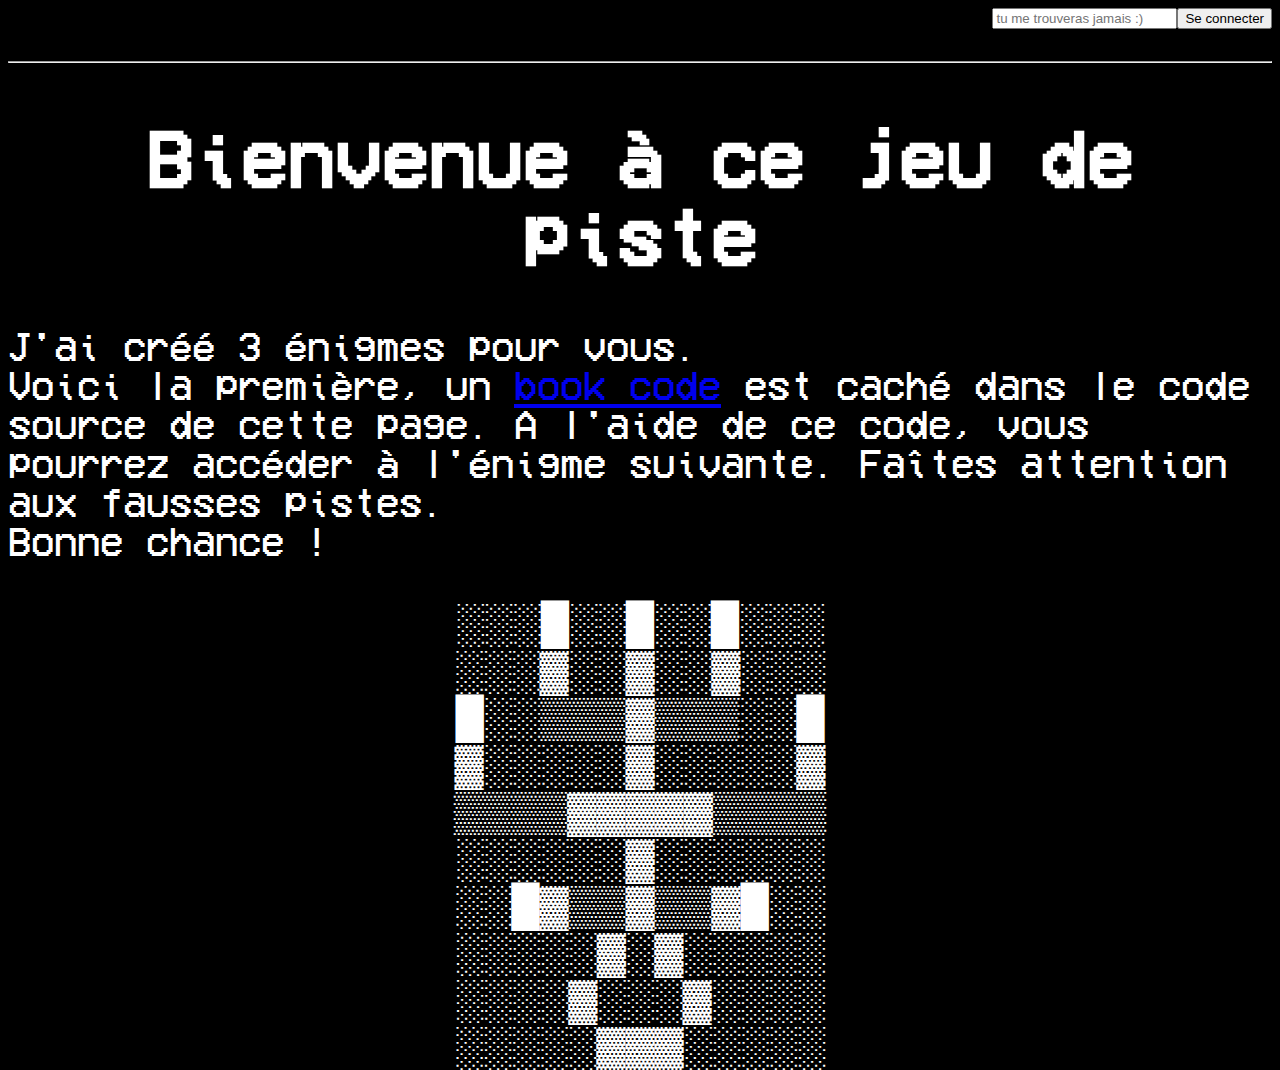
<file: index.html>
<!DOCTYPE html>
<html>

<head>
  <meta charset="utf-8">
  <meta name="viewport" content="width=device-width">
  <title>Ouverture</title>
  <link href="style.css" rel="stylesheet" type="text/css" />
  <script src="script.js"></script>
    
</head>

<body>
  <nav>
    <input type="password" id="passwordInput" placeholder="tu me trouveras jamais :)">
    <button onclick="checkPassword()">Se connecter</button>
  </nav>
  
  <div id="content">
    <p4>‎ </p4>
  </div>

  <hr>

  <h1 class='h'>Bienvenue à ce jeu de piste</h1>

  <p>J'ai créé 3 énigmes pour vous.<br> Voici la première, un 
    <a href='https://wikipedia.org/wiki/Book_cipher'>book code</a> est caché dans le code source de cette page. A l'aide de ce code, vous pourrez accéder à l'énigme suivante. Faîtes attention aux fausses pistes.<br> Bonne chance !</p>

  <!--Matthieu 24:35:2-->
<p class='h'>
░░░█░░█░░█░░░<br>
░░░▓░░▓░░▓░░░<br>
█░░▒▒▒▓▒▒▒░░█<br>
▓░░░░░▓░░░░░▓<br>
▒▒▒▒▓▓▓▓▓▒▒▒▒<br>
░░░░░░▓░░░░░░<br>
░░█▓▒▒▓▒▒▓█░░<br>
░░░░░▓░▓░░░░░<br>
░░░░▓░░░▓░░░░<br>
░░░░░▓▓▓░░░░░<br>
</p>
</body>

</html>
</file>
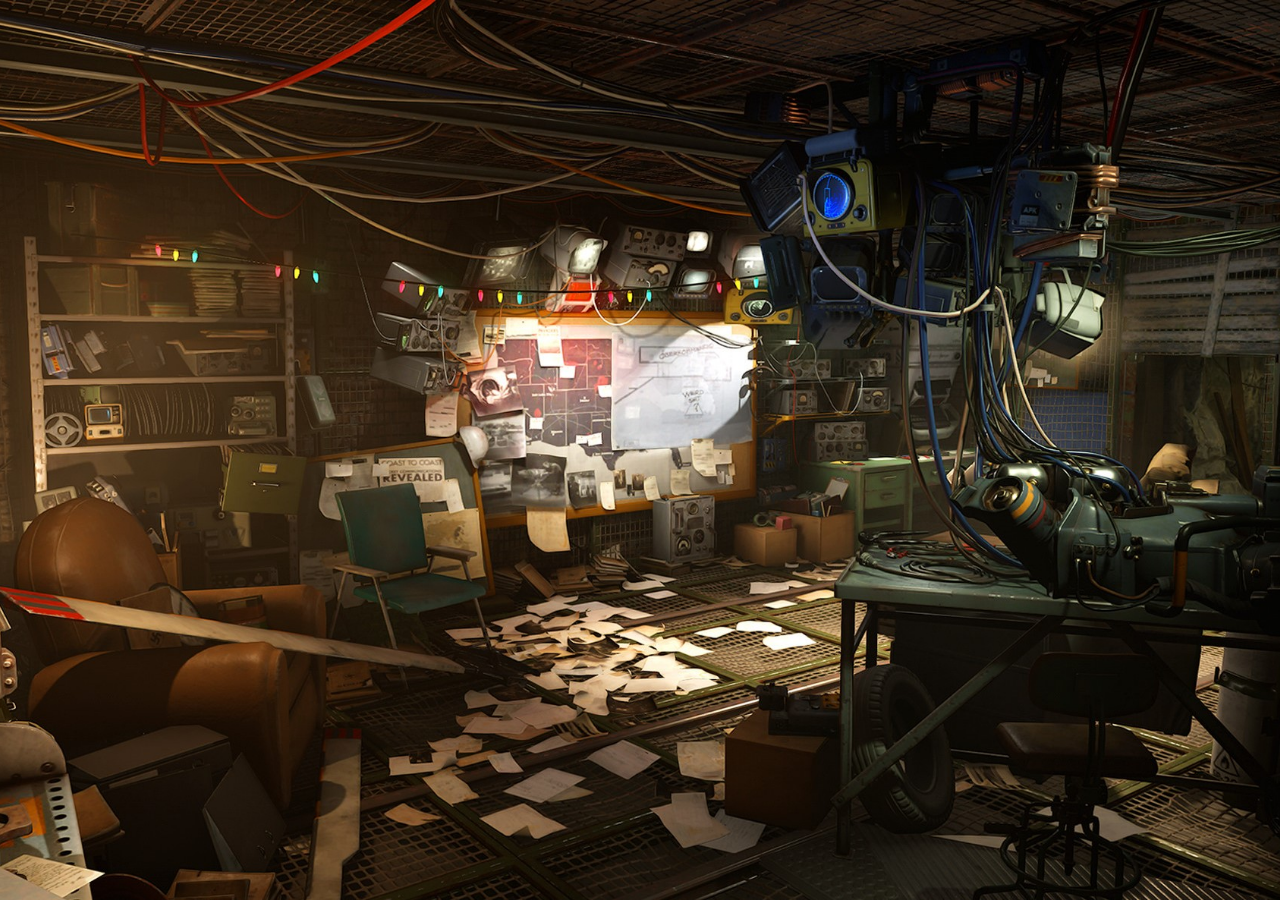
<file: cake.html>
<!DOCTYPE html>
<html>

<head>
  <meta charset="utf-8">
  <meta name="viewport" content="width=device-width, initial-scale=1.0"> 
  <title>Cake</title>
  <link rel="stylesheet" type="text/css" href="style1.css">
  <script src="https://ajax.googleapis.com/ajax/libs/jquery/3.7.1/jquery.min.js"></script>
  <script src="script2.js"></script>

</head>

<body>

<span id='span1' onclick='changeBackgroundImage()'></span>
<abbr title="c'est de là où provient la musique"><span id='radio'></span></abbr>
<abbr title="des... livres ?" onclick="src()"><span id='sources'></span></abbr>
<abbr title="où mène ce passage ?"><span id='couloir' onclick='couloir()'></span></abbr>
<abbr title="des radars ?"><span id='radar'></span></abbr>

<audio controls autoplay loop style="display:none;" id='minos'>
    <source src="Sourire dAvril - Maurice Depret.mp3" type="audio/mpeg" >
</audio>
  
</body>

</html>
</file>
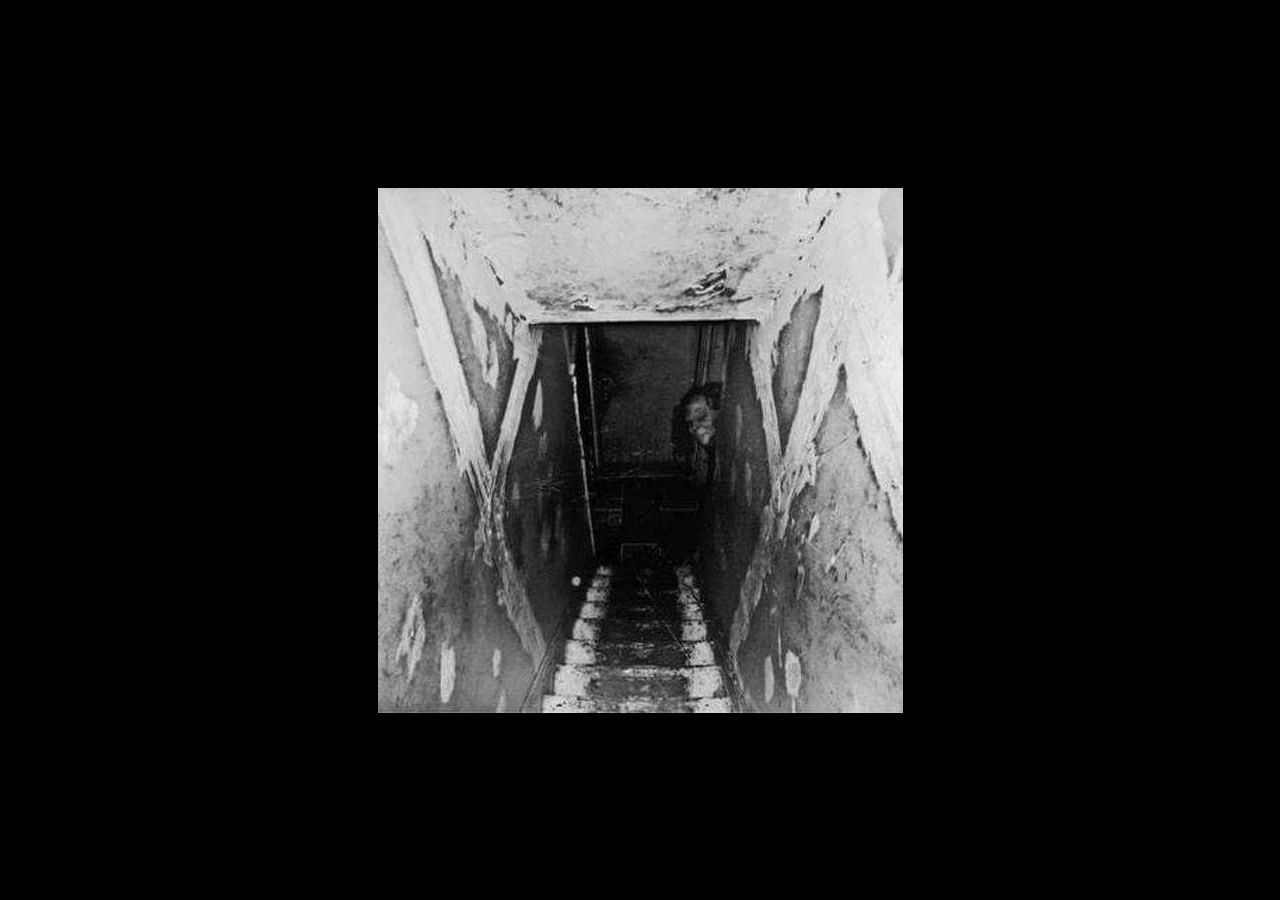
<file: creepy.html>
<!DOCTYPE html>
<html>

<head>
  <meta charset="utf-8">
  <meta name="viewport" content="width=device-width, initial-scale=1.0"> 
  <title></title>
  <link rel="stylesheet" type="text/css" href="style.css">
  <script src="https://ajax.googleapis.com/ajax/libs/jquery/3.7.1/jquery.min.js"></script>
  <script>
    $(document).ready(function() {
      var audio = new Audio('cave.mp3');
      audio.play();
      setTimeout(function() {
        window.location.pathname = 'cake.html';
        }, 3000);
    });
  </script>

  <style>
    html, body {
      margin: 0;
      padding: 0;
      height: 100%;
    }

    body {
      background-image: url('creepy.png');
      background-position: center;
      background-repeat: no-repeat;
      
      /* Optional: To center the image vertically and horizontally */
      display: flex;
      justify-content: center;
      align-items: center;
    }
  </style>
</head>

<body>

</body>

</html>
</file>
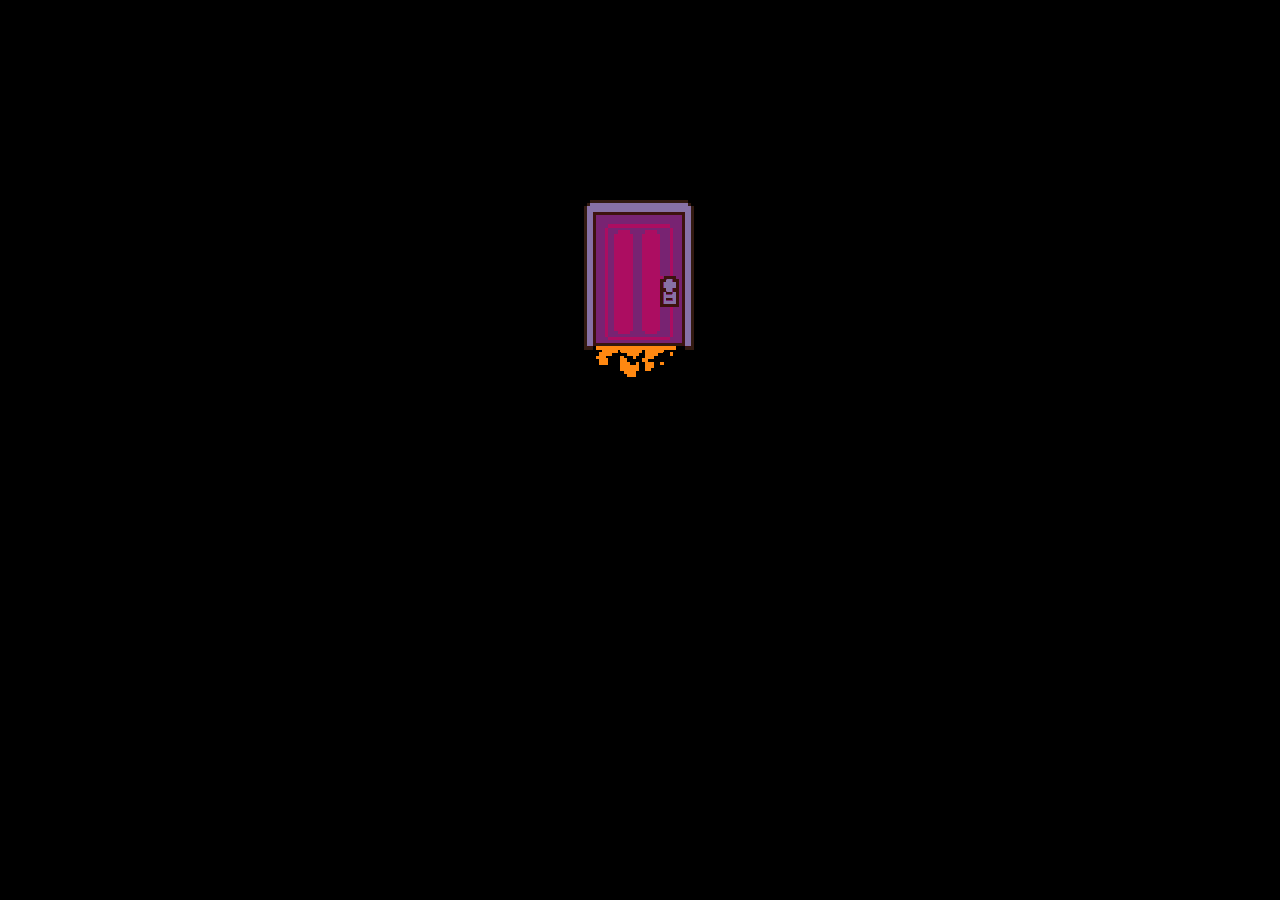
<file: final.html>
<!DOCTYPE html>
<html>

<head>
  <meta charset="utf-8">
  <meta name="viewport" content="width=device-width, initial-scale=1.0"> 
  <title>Finale</title>
  <link rel="stylesheet" type="text/css" href="style.css">
  <script src="https://ajax.googleapis.com/ajax/libs/jquery/3.7.1/jquery.min.js"></script>
  <script src="script1.js"></script>
  
</head>

<body>
<div>
<img id='test' src='close.gif'/>
</div>
</body>

</html>
</file>
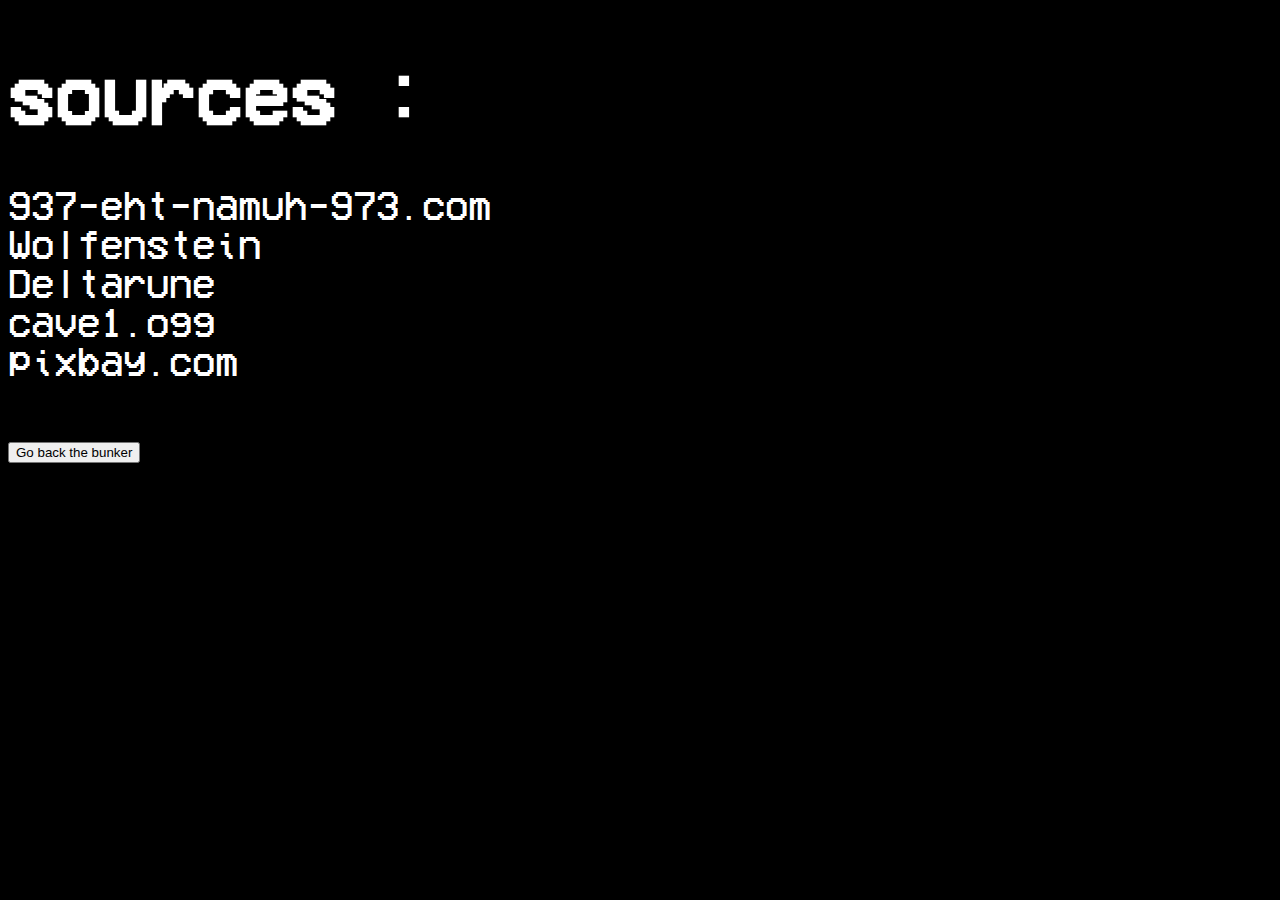
<file: sources.html>
<!DOCTYPE html>
<html>

<head>
  <meta charset="utf-8">
  <meta name="viewport" content="width=device-width">
  <title>Sources</title>
  <link href="style.css" rel="stylesheet" type="text/css" />

</head>

<body>

<h1>sources : </h1>

<p>937-eht-namuh-973.com<br>
Wolfenstein<br>
Deltarune<br>
cave1.ogg<br>
pixbay.com</p>

<button onclick='goBack()'>Go back the bunker</button>
<script>
function goBack(){
  window.location.pathname = 'cake.html';
}
</script>

</body>
</html>
</file>
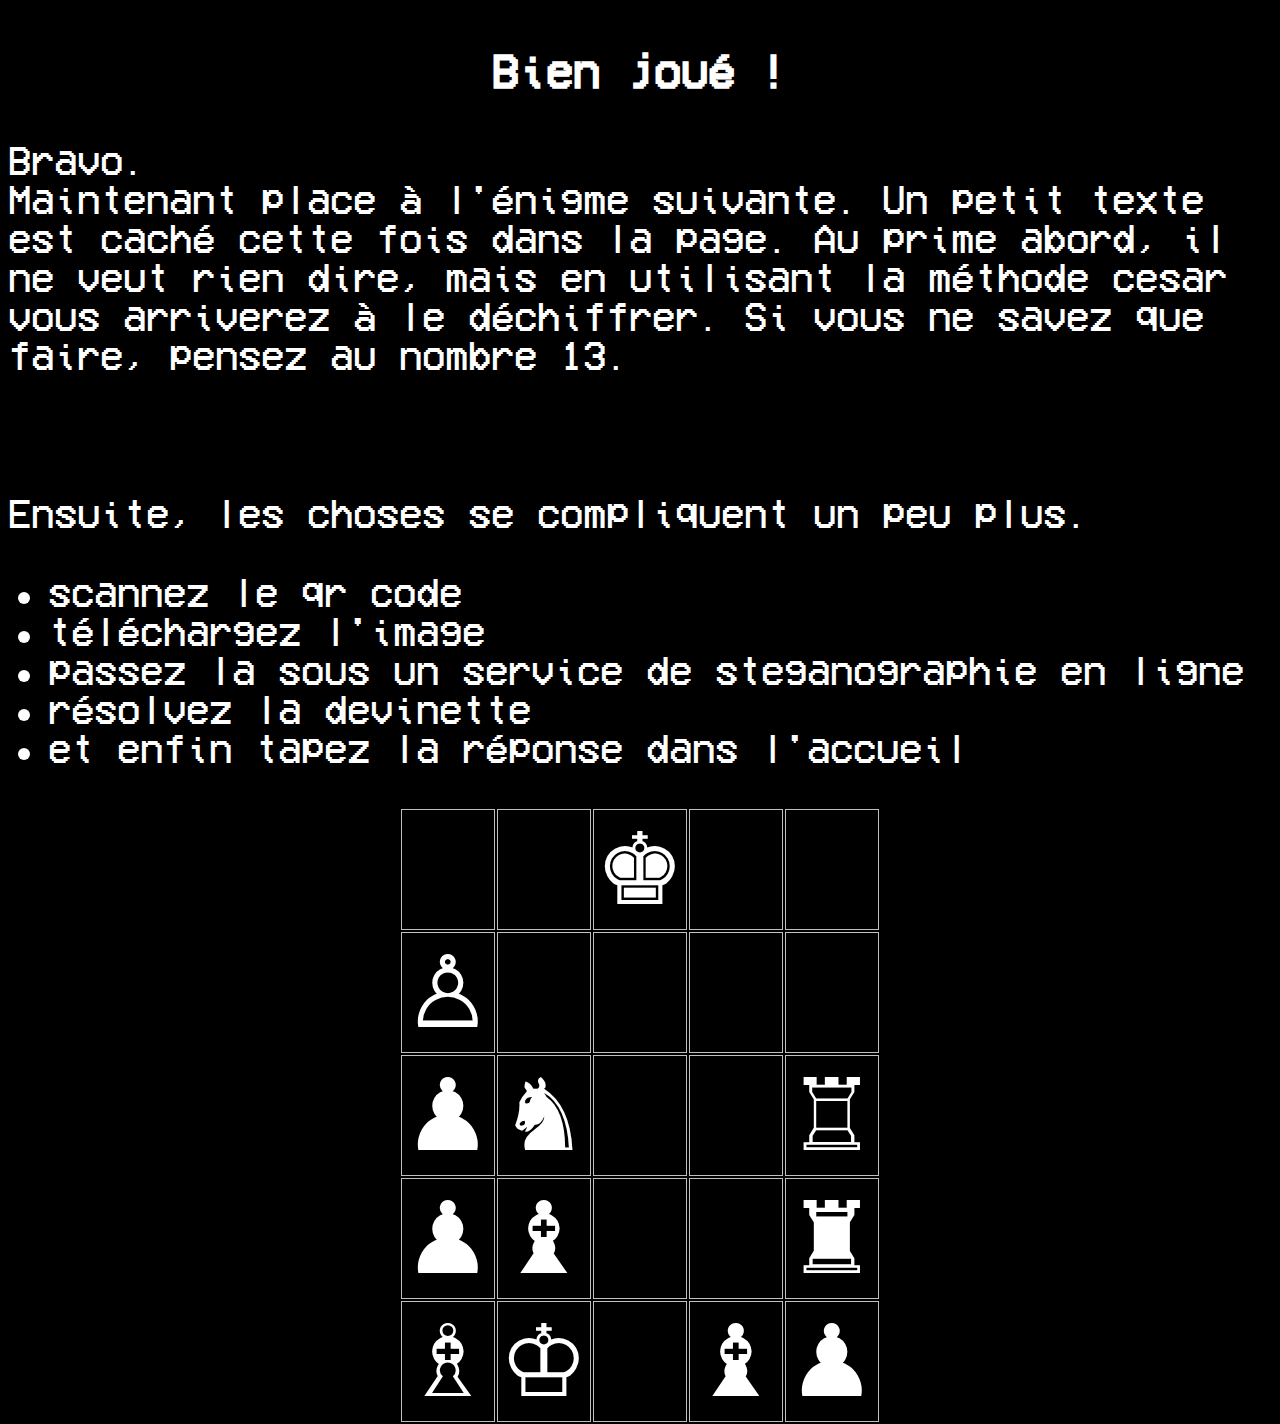
<file: step2.html>
<!DOCTYPE html>
<html>

<head>
  <meta charset="utf-8">
  <meta name="viewport" content="width=device-width">
  <title>Intermezzo</title>
  <link rel="stylesheet" type="text/css" href="style.css">
  <script src="script.js"></script>

</head>

<body>
  <h3 class="h">Bien joué !</h3>
  <p class="p">Bravo. <br>Maintenant place à l'énigme suivante. Un petit texte est caché cette fois dans la page. Au prime abord, il ne veut rien dire, mais en utilisant la méthode cesar vous arriverez à le déchiffrer. Si vous ne savez que faire, pensez au nombre 13. </p>
  <div>
    <abbr title="outguess"><p2><script language="javascript">document.write(unescape('%20%3C%64%69%76%3E%0A%20%20%20%20%3C%61%62%62%72%20%74%69%74%6C%65%3D%22%6F%75%74%67%75%65%73%73%22%3E%3C%70%32%3E%2F%64%65%2E%63%61%74%3C%2F%70%32%3E%3C%2F%61%62%62%72%3E%0A%20%20%3C%2F%64%69%76%3E'));</script></p2></abbr>
  </div>
  <p>Ensuite, les choses se compliquent un peu plus.</p>
  <ul>
    <li>scannez le qr code</li>
    <li>téléchargez l'image</li>
    <li>passez la sous un service de steganographie en ligne</li>
    <li>résolvez la devinette</li>
    <li>et enfin tapez la réponse dans l'accueil</li>
  </ul>
  
  <table style="height: 264px; margin-left: auto; margin-right: auto;" width="264">
    <tbody>
      <tr>
        <td>&nbsp;</td>
        <td>&nbsp;</td>
        <td><span>♚</span></td>
        <td>&nbsp;</td>
        <td>&nbsp;</td>
      </tr>
      <tr>
        <td><span>♙</span></td>
        <td>&nbsp;</td>
        <td>&nbsp;</td>
        <td>&nbsp;</td>
        <td>&nbsp;</td>
      </tr>
      <tr>
        <td><span>♟</span></td>
        <td><span>♞</span></td>
        <td>&nbsp;</td>
        <td>&nbsp;</td>
        <td><span>♖</span></td>
      </tr>
      <tr>
        <td><span style=";">♟</span></td>
        <td ><span>♝</span></td>
        <td >&nbsp;</td>
        <td >&nbsp;</td>
        <td ><span>♜</span></td>
      </tr>
      <tr>
        <td ><span>♗</span></td>
        <td ><span>♔</span></td>
        <td>&nbsp;</td>
        <td><span>♝</span></td>
        <td><span>♟</span></td>
      </tr>
    </tbody>
  </table>
</body>

</html>
</file>
<file: style.css>
@font-face {
  font-family: 'vcr';
  src: url('VCR_OSD_MONO.TTF') format('opentype');
}

html {
  height: 100%;
  width: 100%;
  font-family: 'vcr';
  background-color: #000000;
  color: white;
  font-size: 250%;
}

nav, #content {
  position: sticky;
  display: flex;
  justify-content: flex-end;
  color: white;
}

.h{
  text-align:center;
}

div{
  color: black;
  text-decoration: none;
}

#test{
  height: 180px;
  width: 110px;
  position: fixed;
  margin:15% 45%;
  image-rendering: pixelated;
  display: flex;
  justify-content: center;
  align-items: center;
}

.zoom-in {
    transform: scale(3);
    transition: transform 0.8s;
}

#content{
  padding-right: 90px;
  font-size: 12.5px;
}

#white{
  font-size: 3px;
  color: black;
}

td{
  width:40pt; height:40pt;
  border-collapse:collapse;
  border-color: silver;
  border-style: solid;
  border-width: 1pt 1pt 1pt 1pt
}

span{
  font-size: 250%;
}
</file>
<file: style1.css>
html, body {
  margin: 0;
  padding: 0;
  height: 100%;
}

body {
  background-image: url('cr1.jpg');
  background-size: cover;
  background-position: center;
  background-repeat: no-repeat;

  /* Optional: To center the image vertically and horizontally */
  display: flex;
  justify-content: center;
  align-items: center;
}

#span1{
  height: 150px; width: 250px;
  position: absolute;
  top: 180px;
  right: 550px;
}

#radio{
  height: 75px; width: 75px;
  position: absolute;
  top: 220px;
  right: 450px;
}

#sources{
  height: 150px; width: 240px;
  position: absolute;
  top: 160px;
  left: 160px;
}

#couloir{
  height: 100px; width: 120px;
  position: absolute;
  top: 240px;
  right: 140px;
}

#radar{
  height: 150px; width: 250px;
  position: absolute;
  top: 50px;
  right: 320px;
}
</file>
